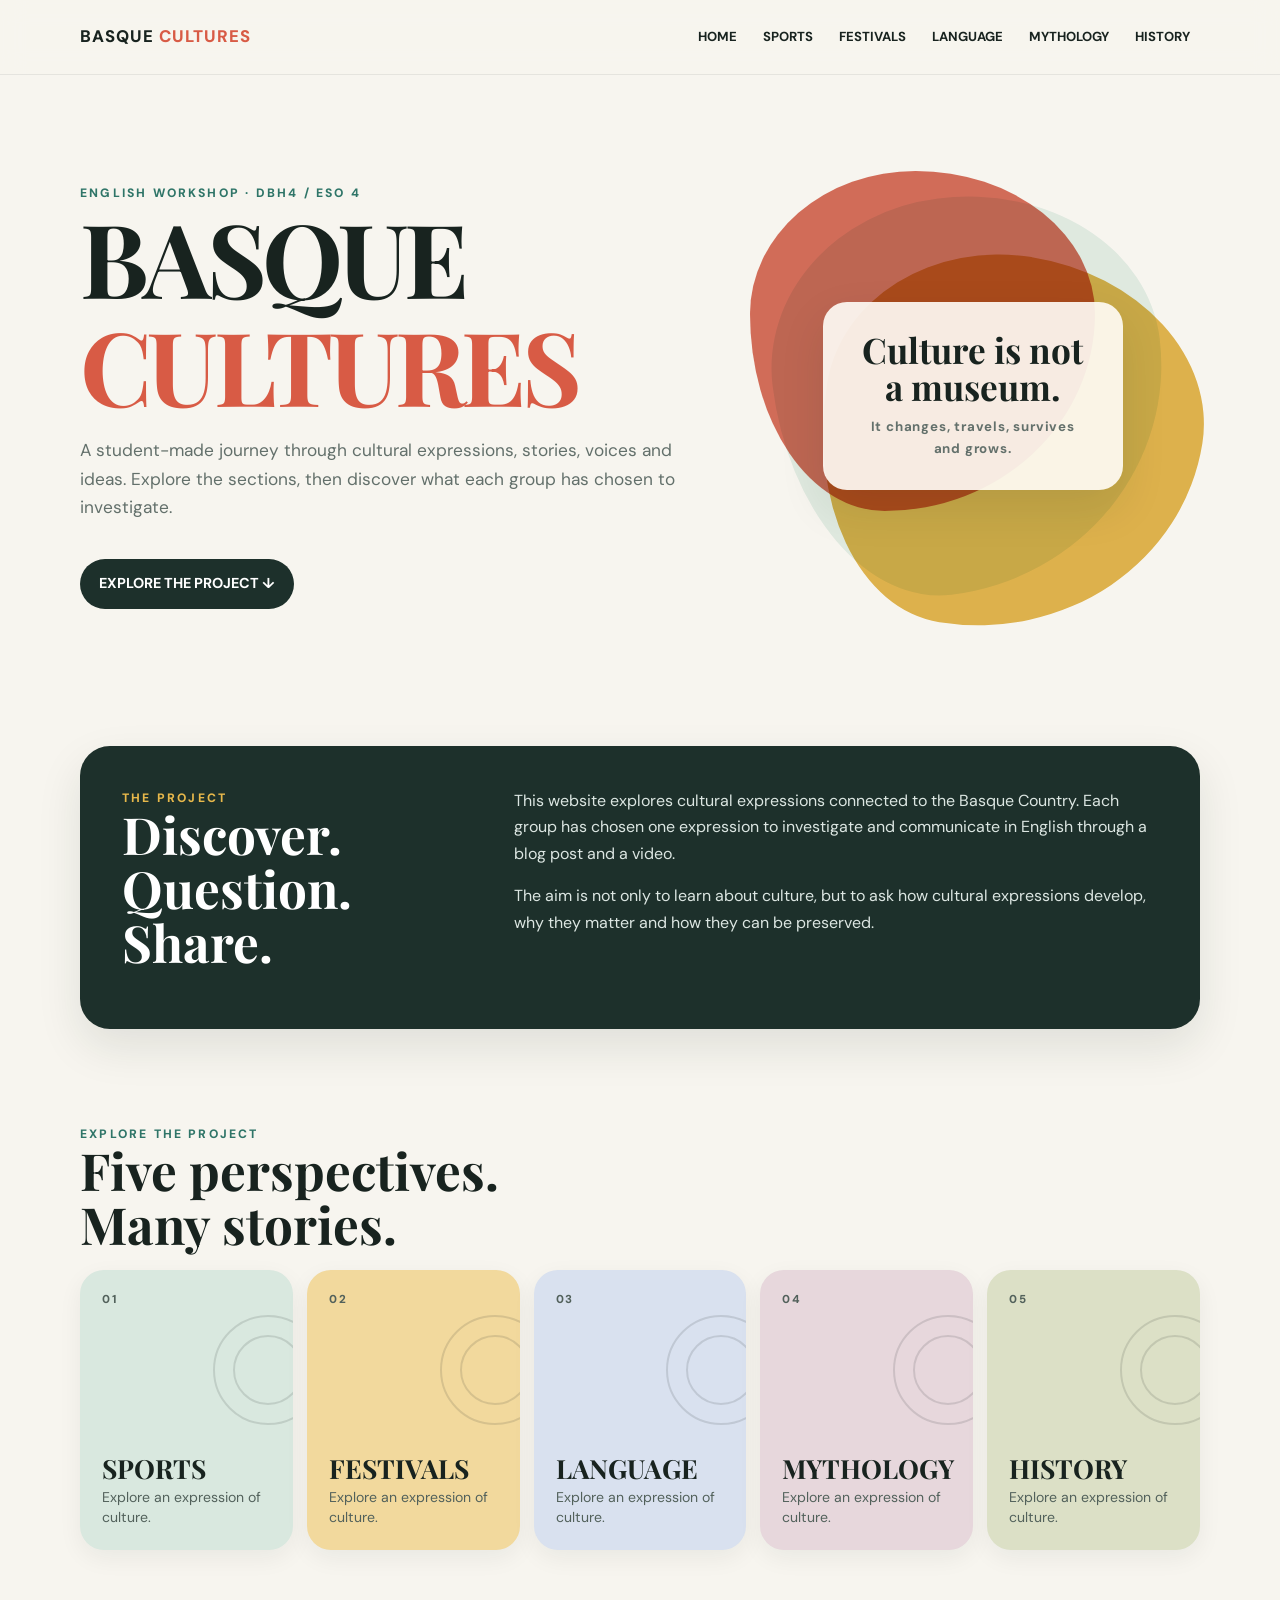
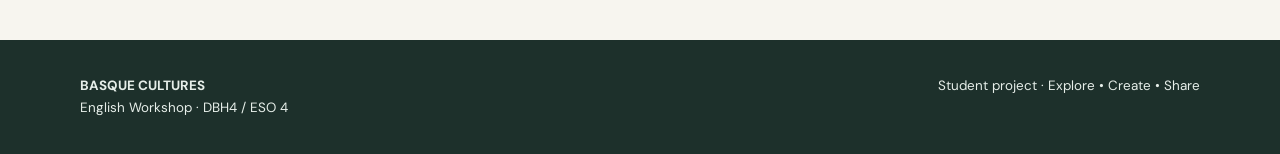
<file: index.html>
<!doctype html>
<html lang="en"><head><meta charset="utf-8"><meta name="viewport" content="width=device-width,initial-scale=1">
<title>Basque Cultures · English Workshop</title><link rel="stylesheet" href="css/style.css"></head><body>

<nav class="nav"><div class="container nav-inner">
<a class="logo" href="index.html">BASQUE <span>CULTURES</span></a>
<div class="nav-links">
<a href="index.html">HOME</a><a href="sports.html">SPORTS</a><a href="festivals.html">FESTIVALS</a><a href="language.html">LANGUAGE</a><a href="mythology.html">MYTHOLOGY</a><a href="history.html">HISTORY</a>
</div></div></nav>

<main>
<section class="hero"><div class="container hero-grid">
<div><div class="eyebrow">English Workshop · DBH4 / ESO 4</div>
<h1>BASQUE<br><span style="color:var(--accent)">CULTURES</span></h1>
<p>A student-made journey through cultural expressions, stories, voices and ideas. Explore the sections, then discover what each group has chosen to investigate.</p>
<a class="cta" href="#explore">EXPLORE THE PROJECT ↓</a></div>
<div class="hero-art"><div class="blob one"></div><div class="blob two"></div><div class="blob three"></div>
<div class="art-text"><div><strong>Culture is not a museum.</strong><small>It changes, travels, survives and grows.</small></div></div></div>
</div></section>
<section class="intro"><div class="container"><div class="intro-box">
<div><div class="eyebrow" style="color:#e7b84b">THE PROJECT</div><h2>Discover.<br>Question.<br>Share.</h2></div>
<div><p>This website explores cultural expressions connected to the Basque Country. Each group has chosen one expression to investigate and communicate in English through a blog post and a video.</p><p style="margin-top:16px">The aim is not only to learn about culture, but to ask how cultural expressions develop, why they matter and how they can be preserved.</p></div>
</div></div></section>
<section class="sections" id="explore"><div class="container">
<div class="eyebrow">EXPLORE THE PROJECT</div><h2>Five perspectives.<br>Many stories.</h2>
<div class="section-grid">
<a class="card" href="sports.html"><span class="num">01</span><div class="motif"></div><h3>SPORTS</h3><p>Explore an expression of culture.</p></a><a class="card" href="festivals.html"><span class="num">02</span><div class="motif"></div><h3>FESTIVALS</h3><p>Explore an expression of culture.</p></a><a class="card" href="language.html"><span class="num">03</span><div class="motif"></div><h3>LANGUAGE</h3><p>Explore an expression of culture.</p></a><a class="card" href="mythology.html"><span class="num">04</span><div class="motif"></div><h3>MYTHOLOGY</h3><p>Explore an expression of culture.</p></a><a class="card" href="history.html"><span class="num">05</span><div class="motif"></div><h3>HISTORY</h3><p>Explore an expression of culture.</p></a>
</div></div></section>
</main>
<footer class="footer"><div class="container footer-inner">
<div><strong>BASQUE CULTURES</strong><br>English Workshop · DBH4 / ESO 4</div>
<div>Student project · Explore • Create • Share</div>
</div></footer>
</body></html>
</file>
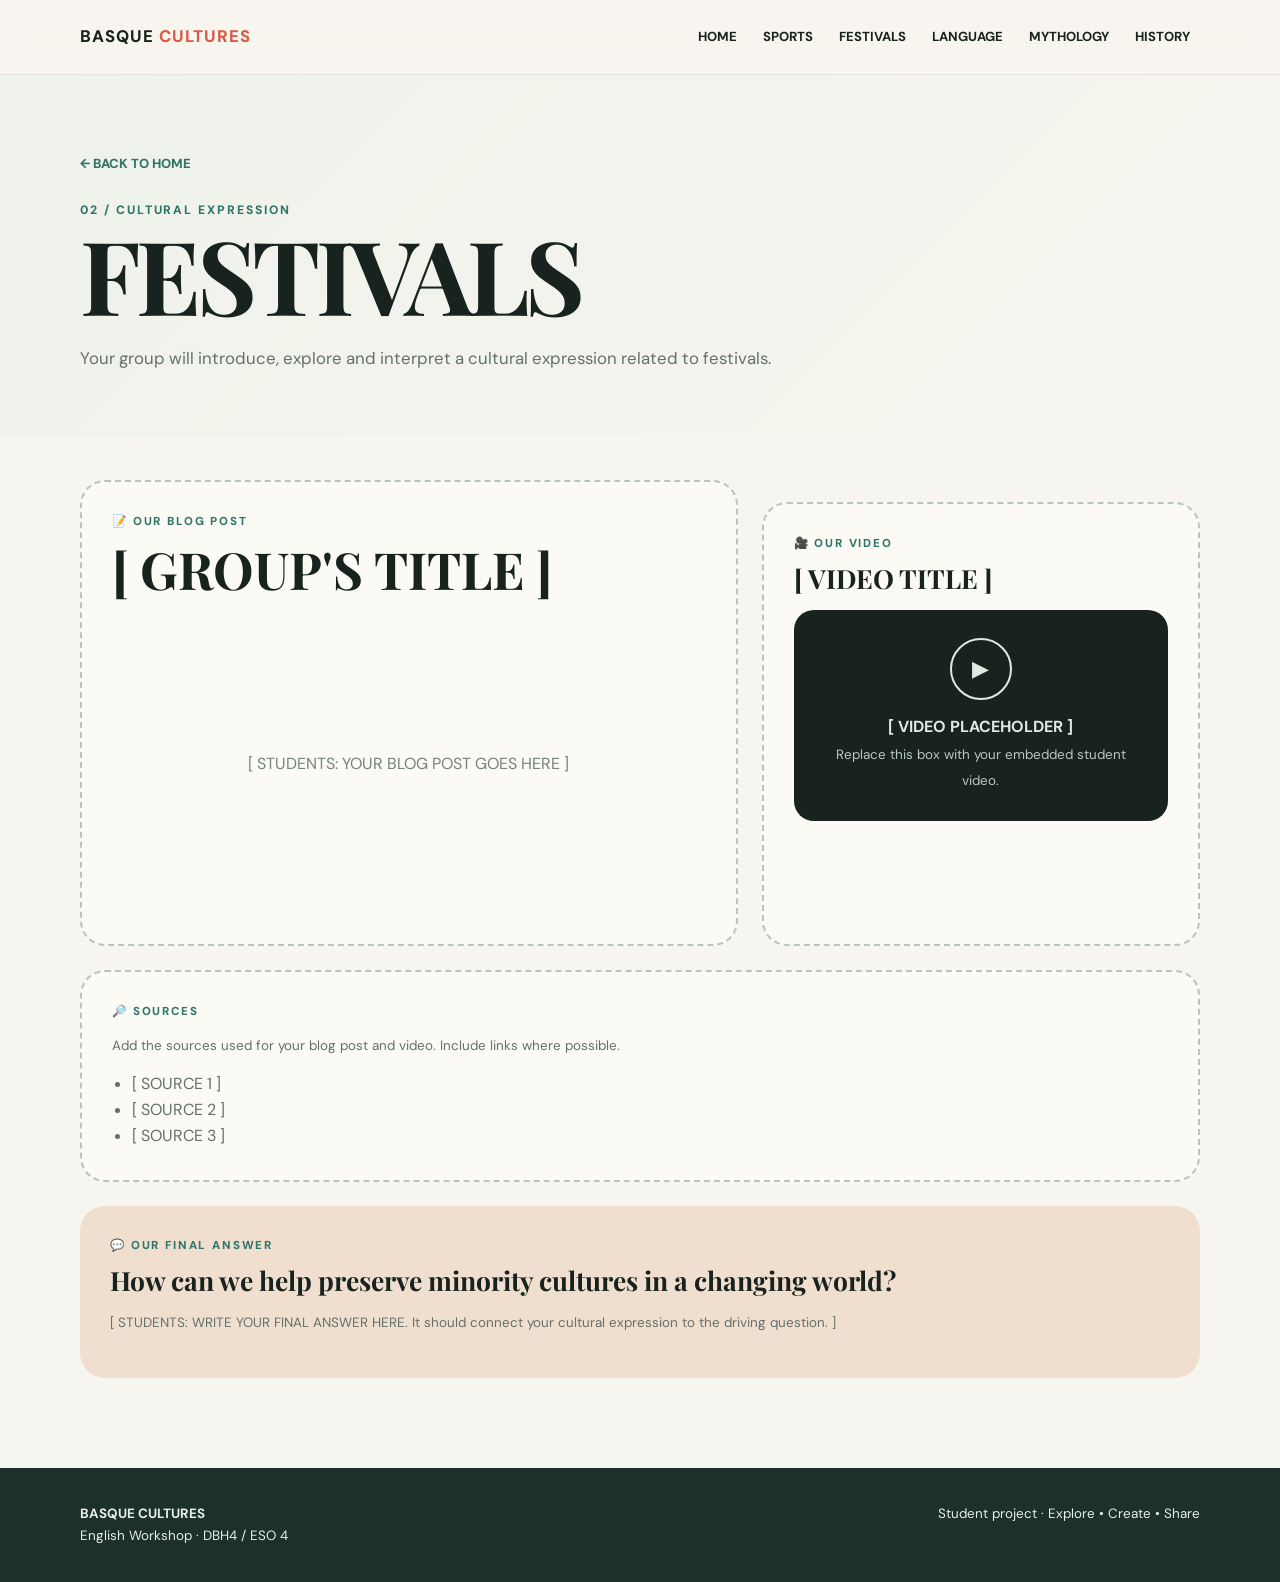
<file: festivals.html>
<!doctype html>
<html lang="en"><head><meta charset="utf-8"><meta name="viewport" content="width=device-width,initial-scale=1">
<title>FESTIVALS · Basque Cultures</title><link rel="stylesheet" href="css/style.css"></head><body>

<nav class="nav"><div class="container nav-inner">
<a class="logo" href="index.html">BASQUE <span>CULTURES</span></a>
<div class="nav-links">
<a href="index.html">HOME</a><a href="sports.html">SPORTS</a><a href="festivals.html">FESTIVALS</a><a href="language.html">LANGUAGE</a><a href="mythology.html">MYTHOLOGY</a><a href="history.html">HISTORY</a>
</div></div></nav>

<main>
<section class="page-head"><div class="container">
<a class="back" href="index.html">← BACK TO HOME</a>
<div class="kicker">02 / CULTURAL EXPRESSION</div><h1>FESTIVALS</h1><p>Your group will introduce, explore and interpret a cultural expression related to festivals.</p>
</div></section>
<section class="work"><div class="container">
<div class="blog-layout">
<div class="placeholder">
<div class="label">📝 Our Blog Post</div>
<h2>[ GROUP'S TITLE ]</h2>
<div class="article-skeleton">[ STUDENTS: YOUR BLOG POST GOES HERE ]</div>
</div>
<div class="placeholder">
<div class="label">🎥 Our Video</div>
<h3>[ VIDEO TITLE ]</h3>
<div class="video-box"><div><div class="play">▶</div><strong>[ VIDEO PLACEHOLDER ]</strong><br><span class="small-note" style="color:#b9c8c2">Replace this box with your embedded student video.</span></div></div>
</div>
</div>
<div class="placeholder" style="margin-top:24px">
<div class="label">🔎 Sources</div>
<p class="small-note">Add the sources used for your blog post and video. Include links where possible.</p>
<ul class="source-list"><li>[ SOURCE 1 ]</li><li>[ SOURCE 2 ]</li><li>[ SOURCE 3 ]</li></ul>
</div>
<div class="placeholder answer" style="margin-top:24px">
<div class="label">💬 Our Final Answer</div>
<h3>How can we help preserve minority cultures in a changing world?</h3>
<p class="small-note">[ STUDENTS: WRITE YOUR FINAL ANSWER HERE. It should connect your cultural expression to the driving question. ]</p>
</div>
</div></section>
</main>
<footer class="footer"><div class="container footer-inner">
<div><strong>BASQUE CULTURES</strong><br>English Workshop · DBH4 / ESO 4</div>
<div>Student project · Explore • Create • Share</div>
</div></footer>
</body></html>
</file>
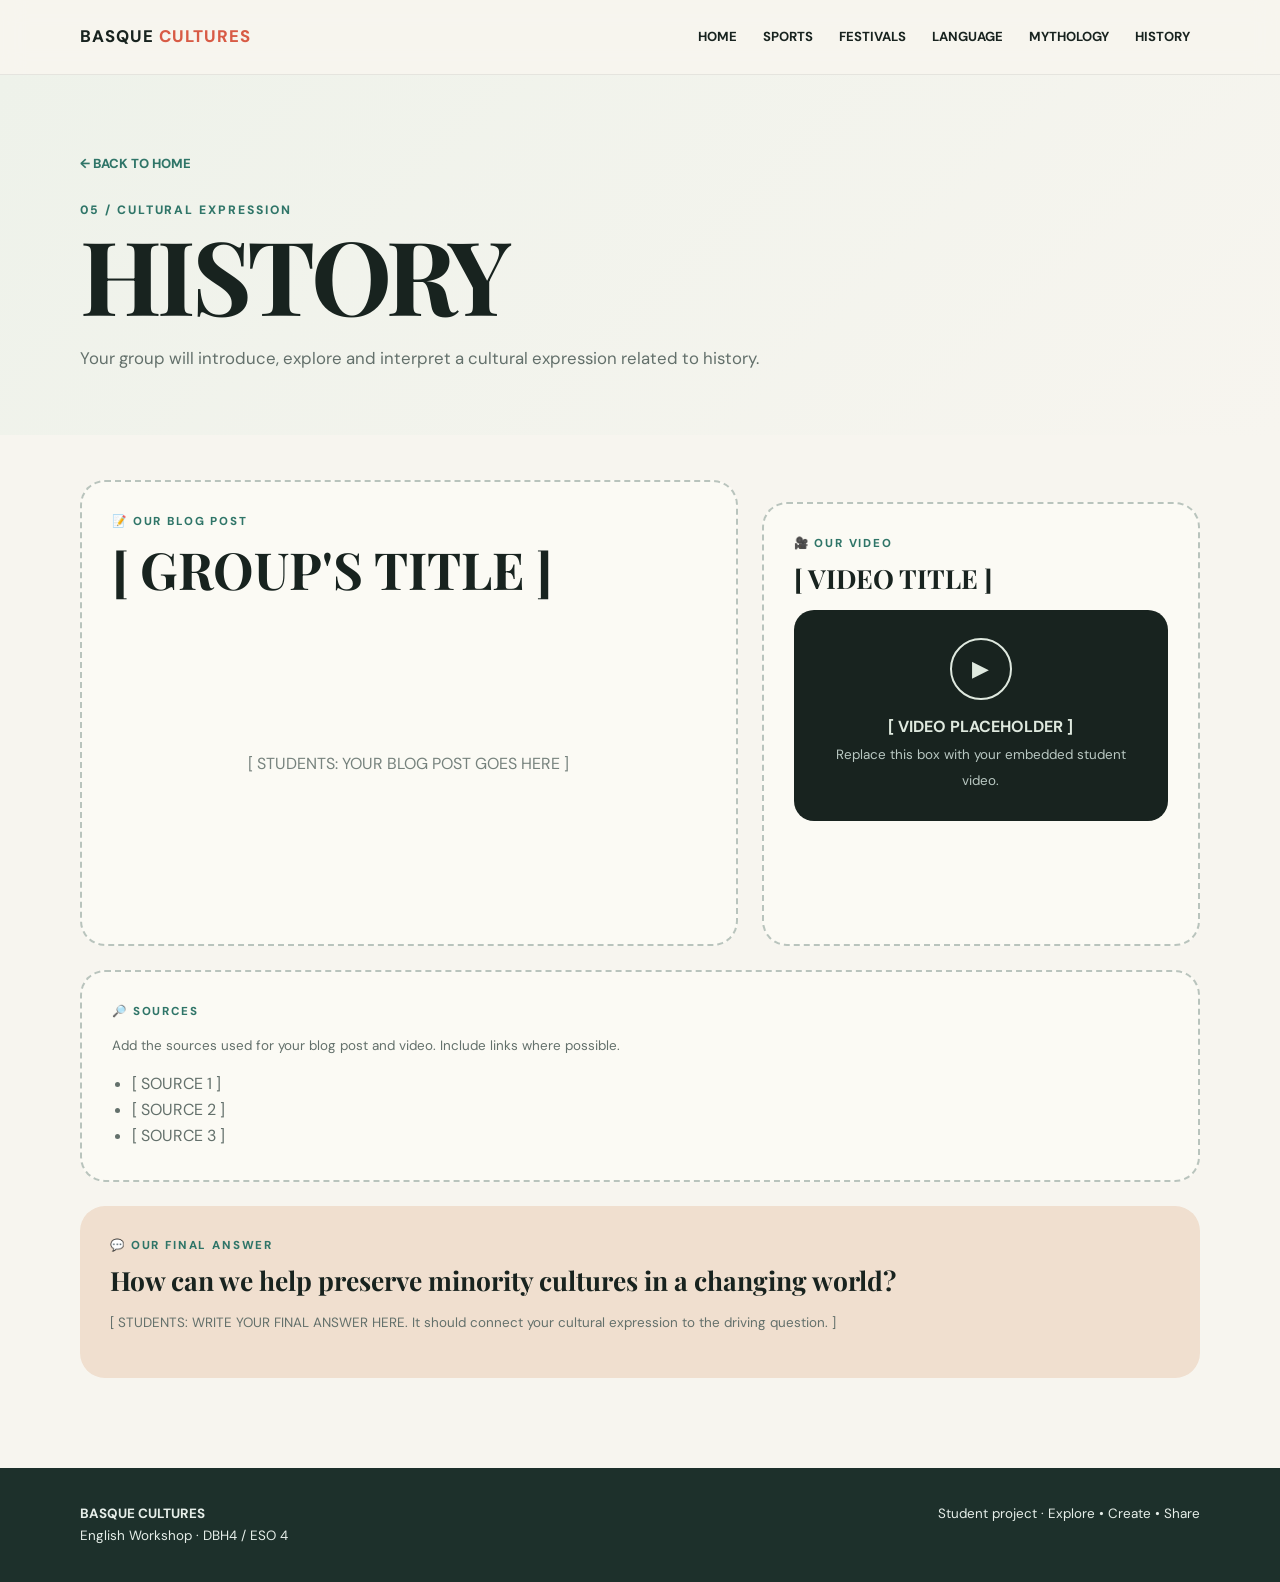
<file: history.html>
<!doctype html>
<html lang="en"><head><meta charset="utf-8"><meta name="viewport" content="width=device-width,initial-scale=1">
<title>HISTORY · Basque Cultures</title><link rel="stylesheet" href="css/style.css"></head><body>

<nav class="nav"><div class="container nav-inner">
<a class="logo" href="index.html">BASQUE <span>CULTURES</span></a>
<div class="nav-links">
<a href="index.html">HOME</a><a href="sports.html">SPORTS</a><a href="festivals.html">FESTIVALS</a><a href="language.html">LANGUAGE</a><a href="mythology.html">MYTHOLOGY</a><a href="history.html">HISTORY</a>
</div></div></nav>

<main>
<section class="page-head"><div class="container">
<a class="back" href="index.html">← BACK TO HOME</a>
<div class="kicker">05 / CULTURAL EXPRESSION</div><h1>HISTORY</h1><p>Your group will introduce, explore and interpret a cultural expression related to history.</p>
</div></section>
<section class="work"><div class="container">
<div class="blog-layout">
<div class="placeholder">
<div class="label">📝 Our Blog Post</div>
<h2>[ GROUP'S TITLE ]</h2>
<div class="article-skeleton">[ STUDENTS: YOUR BLOG POST GOES HERE ]</div>
</div>
<div class="placeholder">
<div class="label">🎥 Our Video</div>
<h3>[ VIDEO TITLE ]</h3>
<div class="video-box"><div><div class="play">▶</div><strong>[ VIDEO PLACEHOLDER ]</strong><br><span class="small-note" style="color:#b9c8c2">Replace this box with your embedded student video.</span></div></div>
</div>
</div>
<div class="placeholder" style="margin-top:24px">
<div class="label">🔎 Sources</div>
<p class="small-note">Add the sources used for your blog post and video. Include links where possible.</p>
<ul class="source-list"><li>[ SOURCE 1 ]</li><li>[ SOURCE 2 ]</li><li>[ SOURCE 3 ]</li></ul>
</div>
<div class="placeholder answer" style="margin-top:24px">
<div class="label">💬 Our Final Answer</div>
<h3>How can we help preserve minority cultures in a changing world?</h3>
<p class="small-note">[ STUDENTS: WRITE YOUR FINAL ANSWER HERE. It should connect your cultural expression to the driving question. ]</p>
</div>
</div></section>
</main>
<footer class="footer"><div class="container footer-inner">
<div><strong>BASQUE CULTURES</strong><br>English Workshop · DBH4 / ESO 4</div>
<div>Student project · Explore • Create • Share</div>
</div></footer>
</body></html>
</file>
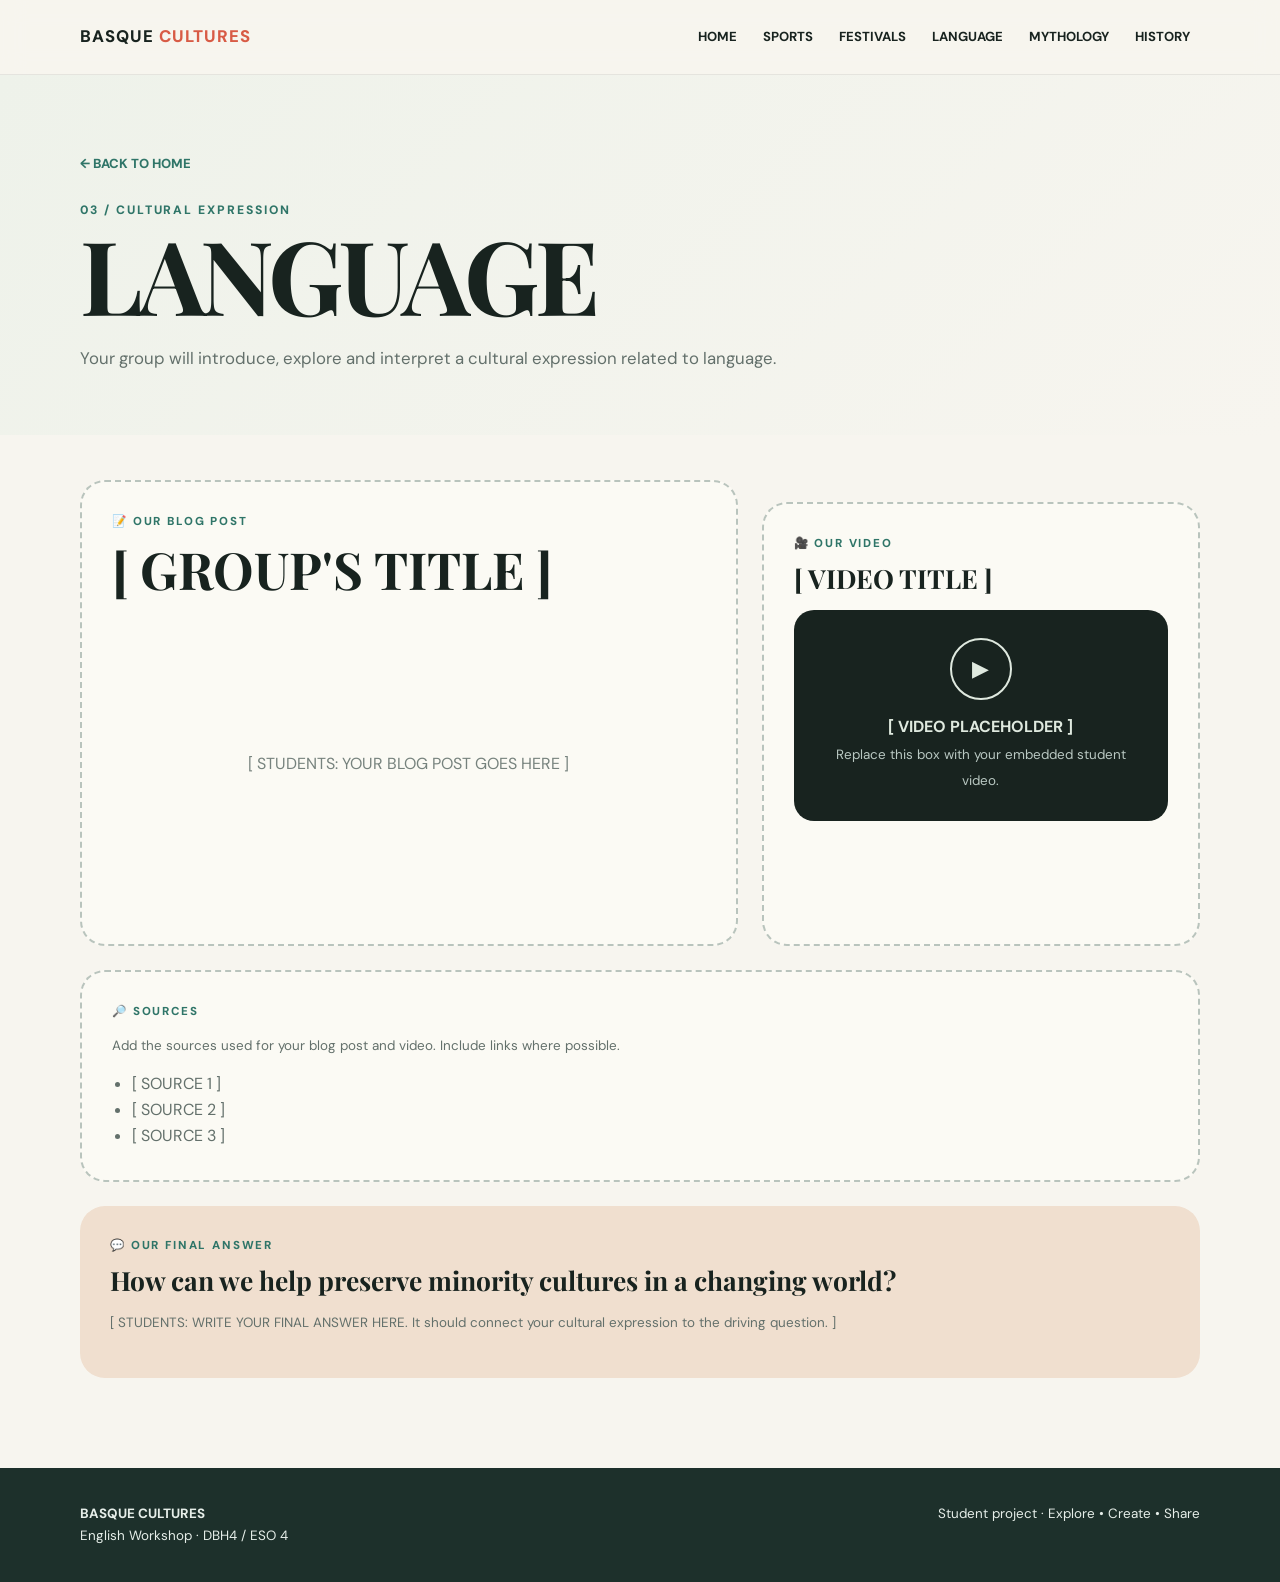
<file: language.html>
<!doctype html>
<html lang="en"><head><meta charset="utf-8"><meta name="viewport" content="width=device-width,initial-scale=1">
<title>LANGUAGE · Basque Cultures</title><link rel="stylesheet" href="css/style.css"></head><body>

<nav class="nav"><div class="container nav-inner">
<a class="logo" href="index.html">BASQUE <span>CULTURES</span></a>
<div class="nav-links">
<a href="index.html">HOME</a><a href="sports.html">SPORTS</a><a href="festivals.html">FESTIVALS</a><a href="language.html">LANGUAGE</a><a href="mythology.html">MYTHOLOGY</a><a href="history.html">HISTORY</a>
</div></div></nav>

<main>
<section class="page-head"><div class="container">
<a class="back" href="index.html">← BACK TO HOME</a>
<div class="kicker">03 / CULTURAL EXPRESSION</div><h1>LANGUAGE</h1><p>Your group will introduce, explore and interpret a cultural expression related to language.</p>
</div></section>
<section class="work"><div class="container">
<div class="blog-layout">
<div class="placeholder">
<div class="label">📝 Our Blog Post</div>
<h2>[ GROUP'S TITLE ]</h2>
<div class="article-skeleton">[ STUDENTS: YOUR BLOG POST GOES HERE ]</div>
</div>
<div class="placeholder">
<div class="label">🎥 Our Video</div>
<h3>[ VIDEO TITLE ]</h3>
<div class="video-box"><div><div class="play">▶</div><strong>[ VIDEO PLACEHOLDER ]</strong><br><span class="small-note" style="color:#b9c8c2">Replace this box with your embedded student video.</span></div></div>
</div>
</div>
<div class="placeholder" style="margin-top:24px">
<div class="label">🔎 Sources</div>
<p class="small-note">Add the sources used for your blog post and video. Include links where possible.</p>
<ul class="source-list"><li>[ SOURCE 1 ]</li><li>[ SOURCE 2 ]</li><li>[ SOURCE 3 ]</li></ul>
</div>
<div class="placeholder answer" style="margin-top:24px">
<div class="label">💬 Our Final Answer</div>
<h3>How can we help preserve minority cultures in a changing world?</h3>
<p class="small-note">[ STUDENTS: WRITE YOUR FINAL ANSWER HERE. It should connect your cultural expression to the driving question. ]</p>
</div>
</div></section>
</main>
<footer class="footer"><div class="container footer-inner">
<div><strong>BASQUE CULTURES</strong><br>English Workshop · DBH4 / ESO 4</div>
<div>Student project · Explore • Create • Share</div>
</div></footer>
</body></html>
</file>
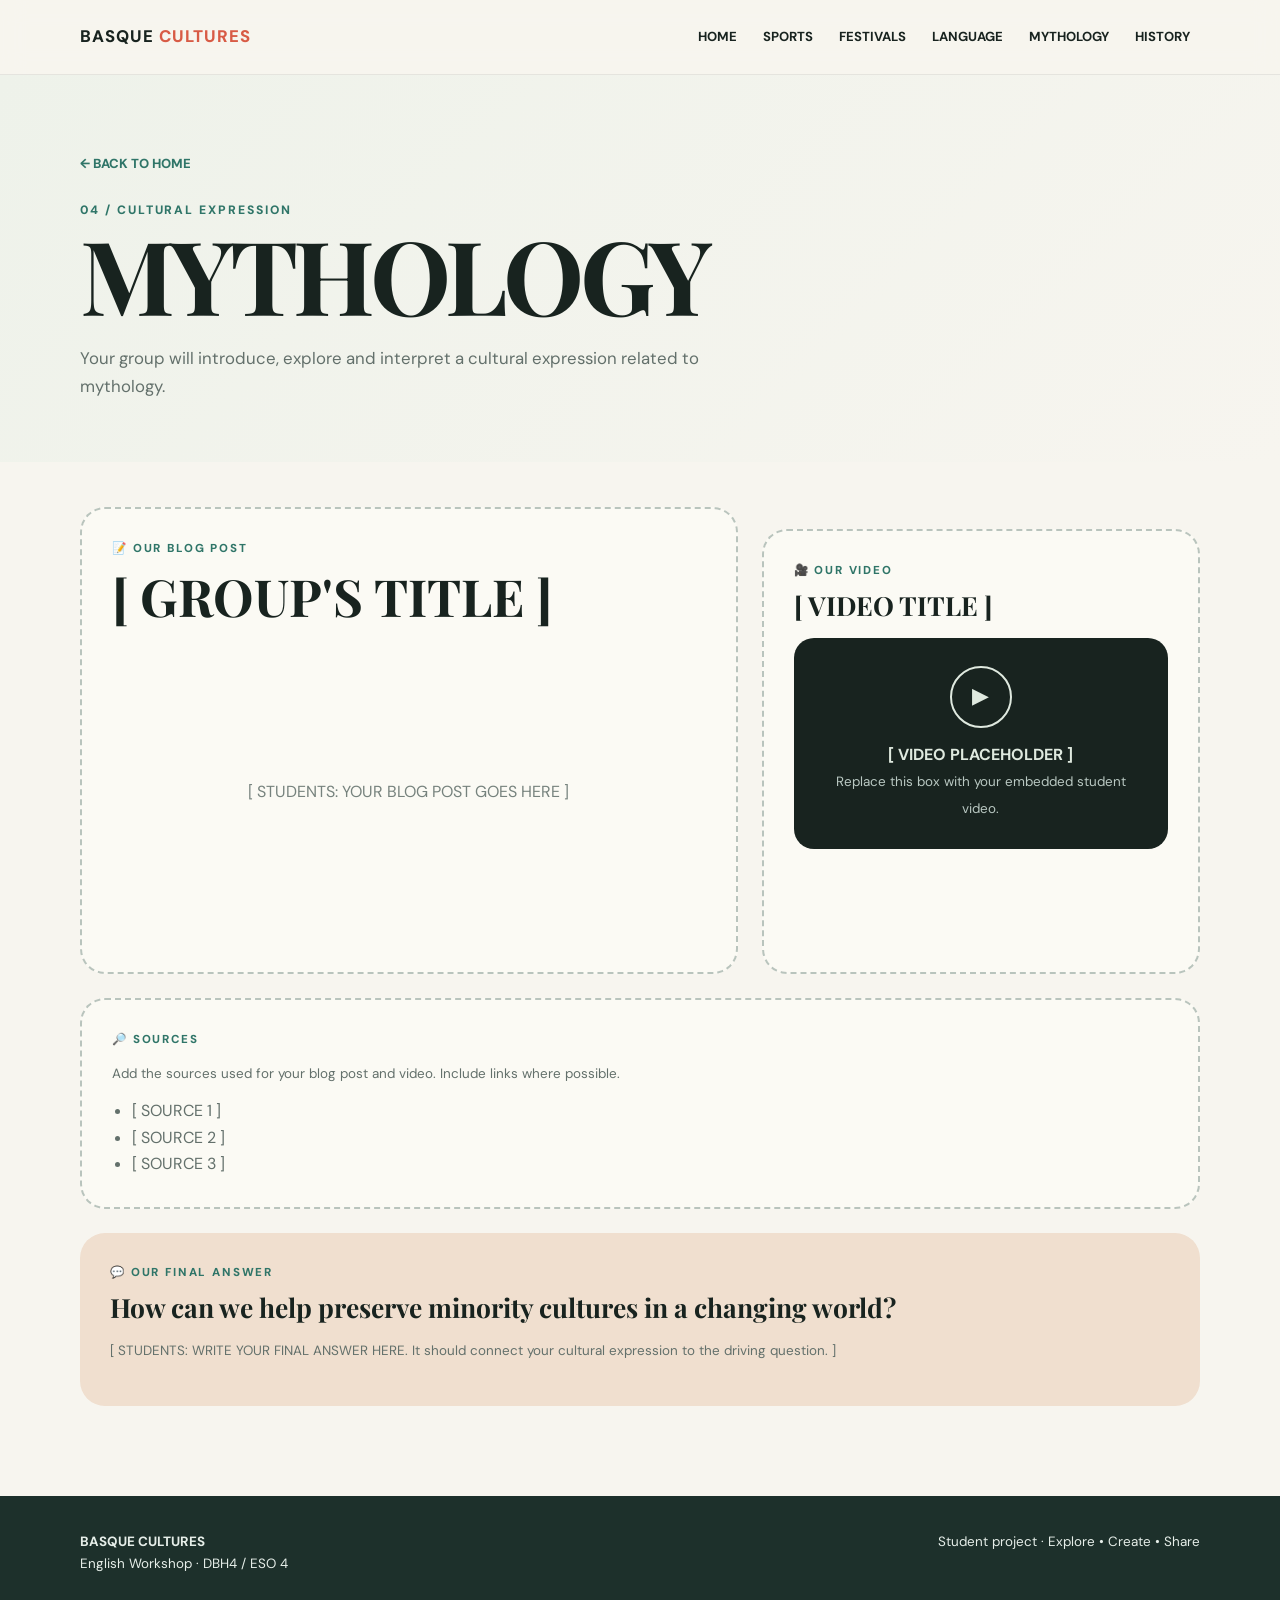
<file: mythology.html>
<!doctype html>
<html lang="en"><head><meta charset="utf-8"><meta name="viewport" content="width=device-width,initial-scale=1">
<title>MYTHOLOGY · Basque Cultures</title><link rel="stylesheet" href="css/style.css"></head><body>

<nav class="nav"><div class="container nav-inner">
<a class="logo" href="index.html">BASQUE <span>CULTURES</span></a>
<div class="nav-links">
<a href="index.html">HOME</a><a href="sports.html">SPORTS</a><a href="festivals.html">FESTIVALS</a><a href="language.html">LANGUAGE</a><a href="mythology.html">MYTHOLOGY</a><a href="history.html">HISTORY</a>
</div></div></nav>

<main>
<section class="page-head"><div class="container">
<a class="back" href="index.html">← BACK TO HOME</a>
<div class="kicker">04 / CULTURAL EXPRESSION</div><h1>MYTHOLOGY</h1><p>Your group will introduce, explore and interpret a cultural expression related to mythology.</p>
</div></section>
<section class="work"><div class="container">
<div class="blog-layout">
<div class="placeholder">
<div class="label">📝 Our Blog Post</div>
<h2>[ GROUP'S TITLE ]</h2>
<div class="article-skeleton">[ STUDENTS: YOUR BLOG POST GOES HERE ]</div>
</div>
<div class="placeholder">
<div class="label">🎥 Our Video</div>
<h3>[ VIDEO TITLE ]</h3>
<div class="video-box"><div><div class="play">▶</div><strong>[ VIDEO PLACEHOLDER ]</strong><br><span class="small-note" style="color:#b9c8c2">Replace this box with your embedded student video.</span></div></div>
</div>
</div>
<div class="placeholder" style="margin-top:24px">
<div class="label">🔎 Sources</div>
<p class="small-note">Add the sources used for your blog post and video. Include links where possible.</p>
<ul class="source-list"><li>[ SOURCE 1 ]</li><li>[ SOURCE 2 ]</li><li>[ SOURCE 3 ]</li></ul>
</div>
<div class="placeholder answer" style="margin-top:24px">
<div class="label">💬 Our Final Answer</div>
<h3>How can we help preserve minority cultures in a changing world?</h3>
<p class="small-note">[ STUDENTS: WRITE YOUR FINAL ANSWER HERE. It should connect your cultural expression to the driving question. ]</p>
</div>
</div></section>
</main>
<footer class="footer"><div class="container footer-inner">
<div><strong>BASQUE CULTURES</strong><br>English Workshop · DBH4 / ESO 4</div>
<div>Student project · Explore • Create • Share</div>
</div></footer>
</body></html>
</file>
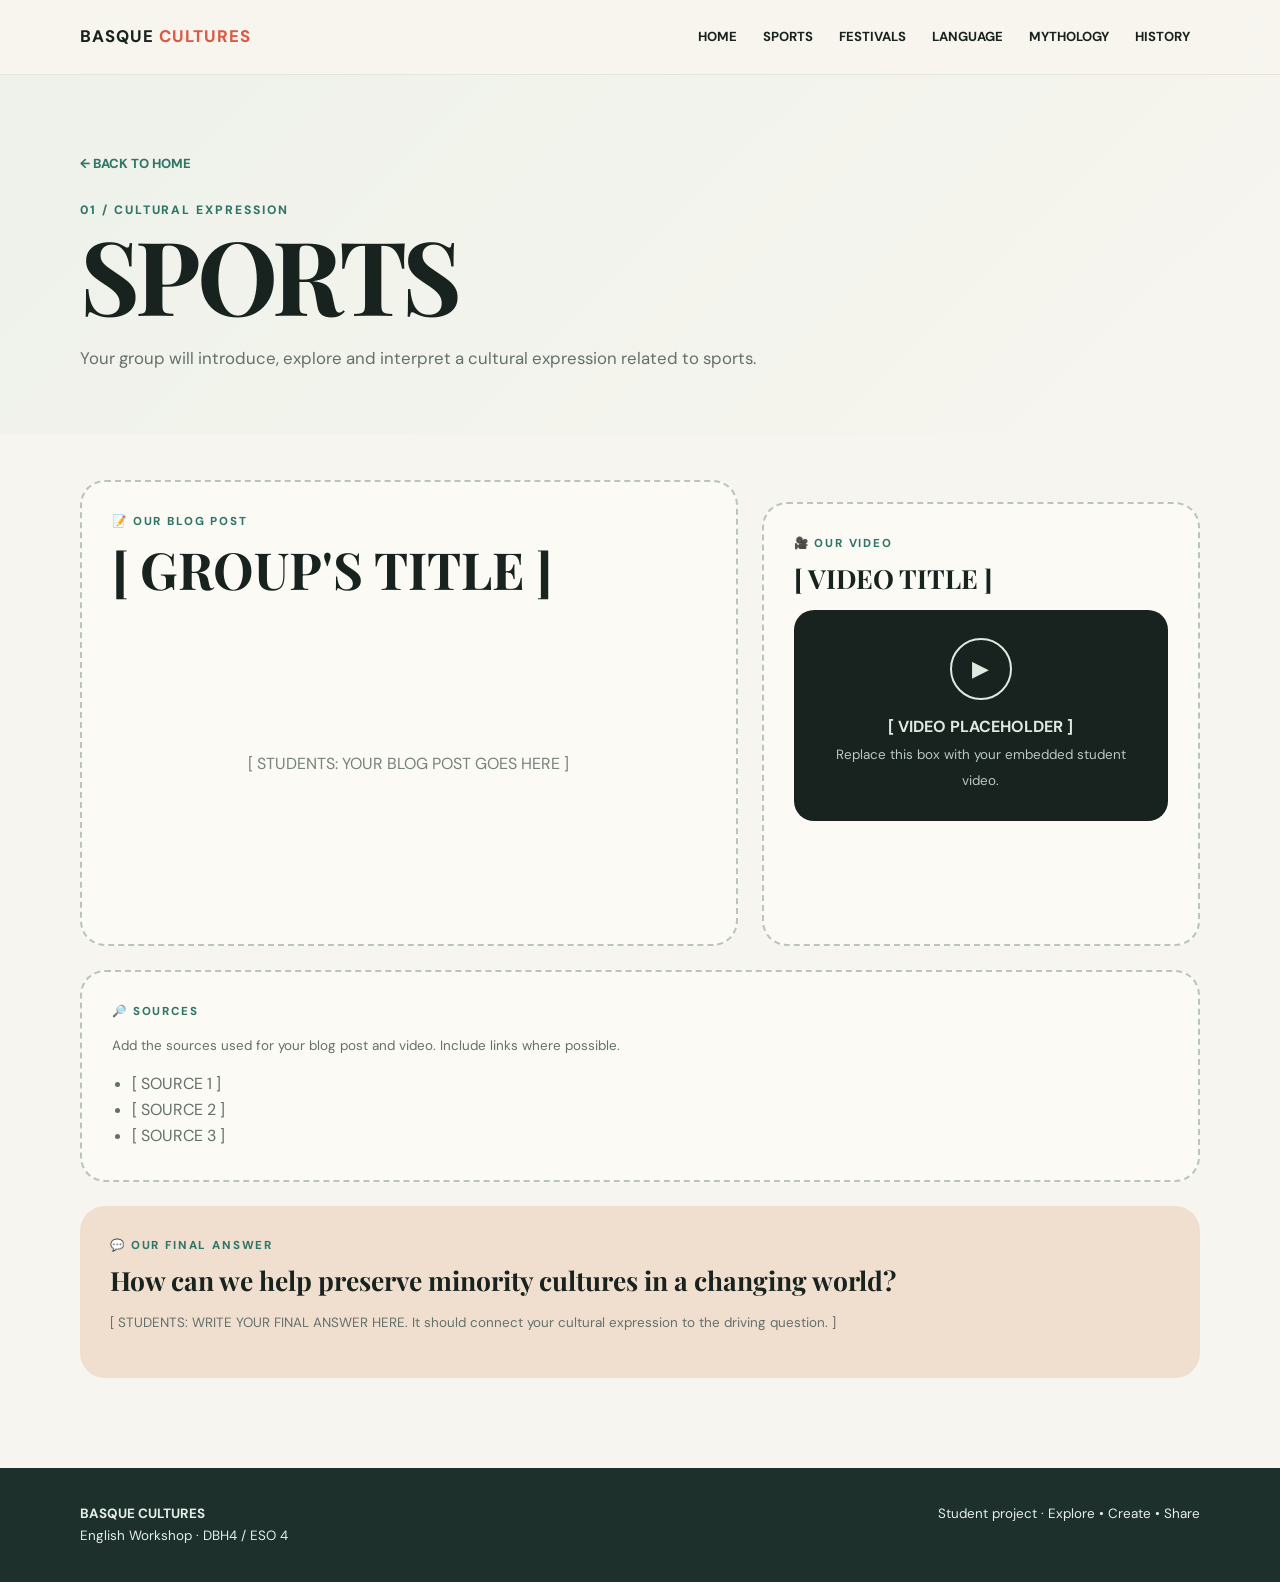
<file: sports.html>
<!doctype html>
<html lang="en"><head><meta charset="utf-8"><meta name="viewport" content="width=device-width,initial-scale=1">
<title>SPORTS · Basque Cultures</title><link rel="stylesheet" href="css/style.css"></head><body>

<nav class="nav"><div class="container nav-inner">
<a class="logo" href="index.html">BASQUE <span>CULTURES</span></a>
<div class="nav-links">
<a href="index.html">HOME</a><a href="sports.html">SPORTS</a><a href="festivals.html">FESTIVALS</a><a href="language.html">LANGUAGE</a><a href="mythology.html">MYTHOLOGY</a><a href="history.html">HISTORY</a>
</div></div></nav>

<main>
<section class="page-head"><div class="container">
<a class="back" href="index.html">← BACK TO HOME</a>
<div class="kicker">01 / CULTURAL EXPRESSION</div><h1>SPORTS</h1><p>Your group will introduce, explore and interpret a cultural expression related to sports.</p>
</div></section>
<section class="work"><div class="container">
<div class="blog-layout">
<div class="placeholder">
<div class="label">📝 Our Blog Post</div>
<h2>[ GROUP'S TITLE ]</h2>
<div class="article-skeleton">[ STUDENTS: YOUR BLOG POST GOES HERE ]</div>
</div>
<div class="placeholder">
<div class="label">🎥 Our Video</div>
<h3>[ VIDEO TITLE ]</h3>
<div class="video-box"><div><div class="play">▶</div><strong>[ VIDEO PLACEHOLDER ]</strong><br><span class="small-note" style="color:#b9c8c2">Replace this box with your embedded student video.</span></div></div>
</div>
</div>
<div class="placeholder" style="margin-top:24px">
<div class="label">🔎 Sources</div>
<p class="small-note">Add the sources used for your blog post and video. Include links where possible.</p>
<ul class="source-list"><li>[ SOURCE 1 ]</li><li>[ SOURCE 2 ]</li><li>[ SOURCE 3 ]</li></ul>
</div>
<div class="placeholder answer" style="margin-top:24px">
<div class="label">💬 Our Final Answer</div>
<h3>How can we help preserve minority cultures in a changing world?</h3>
<p class="small-note">[ STUDENTS: WRITE YOUR FINAL ANSWER HERE. It should connect your cultural expression to the driving question. ]</p>
</div>
</div></section>
</main>
<footer class="footer"><div class="container footer-inner">
<div><strong>BASQUE CULTURES</strong><br>English Workshop · DBH4 / ESO 4</div>
<div>Student project · Explore • Create • Share</div>
</div></footer>
</body></html>
</file>
<file: css/style.css>
@import url('https://fonts.googleapis.com/css2?family=DM+Sans:wght@400;500;600;700&family=Playfair+Display:wght@600;700;800&display=swap');

:root{
  --ink:#18231f;
  --muted:#63706b;
  --paper:#f7f5ef;
  --white:#fffdf8;
  --line:#dfe3dc;
  --accent:#d85b45;
  --accent2:#2f7568;
  --accent3:#e7b84b;
  --dark:#1d302b;
  --shadow:0 18px 45px rgba(24,35,31,.10);
}

*{
  box-sizing:border-box
}

html{
  scroll-behavior:smooth
}

body{
  margin:0;
  background:var(--paper);
  color:var(--ink);
  font-family:"DM Sans",sans-serif;
  line-height:1.65
}

a{
  color:inherit;
  text-decoration:none
}

.container{
  width:min(1120px,92%);
  margin:auto
}

.nav{
  position:sticky;
  top:0;
  z-index:20;
  background:rgba(247,245,239,.94);
  backdrop-filter:blur(12px);
  border-bottom:1px solid rgba(24,35,31,.08)
}

.nav-inner{
  height:74px;
  display:flex;
  align-items:center;
  justify-content:space-between;
  gap:24px
}

.logo{
  font-weight:800;
  letter-spacing:.06em;
  font-size:1.05rem
}

.logo span{
  color:var(--accent)
}

.nav-links{
  display:flex;
  gap:6px;
  align-items:center;
  flex-wrap:wrap
}

.nav-links a{
  font-size:.82rem;
  font-weight:700;
  padding:8px 10px;
  border-radius:999px
}

.nav-links a:hover{
  background:#e9eee9
}

.hero{
  padding:86px 0 70px;
  overflow:hidden;
  position:relative
}

.hero-grid{
  display:grid;
  grid-template-columns:1.15fr .85fr;
  gap:50px;
  align-items:center
}

.eyebrow{
  font-size:.76rem;
  font-weight:800;
  letter-spacing:.18em;
  text-transform:uppercase;
  color:var(--accent2)
}

h1,h2,h3{
  font-family:"Playfair Display",serif;
  line-height:1.05;
  margin:0 0 18px
}

h1{
  font-size:clamp(3.4rem,8vw,7rem);
  letter-spacing:-.045em
}

h2{
  font-size:clamp(2.1rem,4vw,3.5rem)
}

h3{
  font-size:1.65rem
}

.hero p{
  font-size:1.08rem;
  max-width:650px;
  color:var(--muted)
}

.hero-art{
  min-height:470px;
  position:relative
}

.blob{
  position:absolute;
  border-radius:48% 52% 61% 39% / 42% 42% 58% 58%;
  filter:saturate(.95)
}

.blob.one{
  inset:35px 35px 40px 30px;
  background:#dfe9df;
  transform:rotate(-7deg)
}

.blob.two{
  inset:95px 0 0 75px;
  background:#e7b84b;
  transform:rotate(9deg);
  mix-blend-mode:multiply
}

.blob.three{
  inset:10px 105px 120px 5px;
  background:#d85b45;
  opacity:.88;
  mix-blend-mode:multiply
}

.art-text{
  position:absolute;
  inset:0;
  display:flex;
  align-items:center;
  justify-content:center;
  text-align:center;
  padding:50px
}

.art-text div{
  background:rgba(255,253,248,.9);
  padding:30px 35px;
  box-shadow:var(--shadow);
  border-radius:24px;
  max-width:300px
}

.art-text strong{
  display:block;
  font-family:"Playfair Display",serif;
  font-size:2.2rem;
  line-height:1.05
}

.art-text small{
  display:block;
  margin-top:10px;
  color:var(--muted);
  font-weight:700;
  letter-spacing:.06em
}

.cta{
  display:inline-flex;
  margin-top:20px;
  background:var(--dark);
  color:white;
  padding:13px 19px;
  border-radius:999px;
  font-weight:700;
  font-size:.9rem
}

.intro{
  padding:45px 0 75px
}

.intro-box{
  background:var(--dark);
  color:#fff;
  padding:42px;
  border-radius:30px;
  display:grid;
  grid-template-columns:.7fr 1.3fr;
  gap:45px;
  box-shadow:var(--shadow)
}

.intro-box p{
  color:#dce6e2;
  margin:0
}

.sections{
  padding:20px 0 90px
}

.section-grid{
  display:grid;
  grid-template-columns:repeat(5,1fr);
  gap:14px
}

.card{
  min-height:280px;
  padding:22px;
  display:flex;
  flex-direction:column;
  justify-content:flex-end;
  border-radius:24px;
  position:relative;
  overflow:hidden;
  transition:.25s;
  box-shadow:0 8px 25px rgba(24,35,31,.06)
}

.card:hover{
  transform:translateY(-6px);
  box-shadow:var(--shadow)
}

.card:nth-child(1){
  background:#d9e8df
}

.card:nth-child(2){
  background:#f2d99d
}

.card:nth-child(3){
  background:#d9e1ef
}

.card:nth-child(4){
  background:#e7d7dc
}

.card:nth-child(5){
  background:#dce0c6
}

.card .num{
  font-size:.72rem;
  font-weight:800;
  letter-spacing:.15em;
  color:#52615b;
  position:absolute;
  top:20px
}

.card h3{
  font-size:1.65rem;
  margin-bottom:6px
}

.card p{
  margin:0;
  color:#52615b;
  font-size:.88rem;
  line-height:1.4
}

.motif{
  position:absolute;
  width:110px;
  height:110px;
  border:2px solid rgba(24,35,31,.13);
  border-radius:50%;
  top:45px;
  right:-30px
}

.motif:after{
  content:"";
  position:absolute;
  inset:18px;
  border:2px solid rgba(24,35,31,.13);
  border-radius:50%
}

.footer{
  background:var(--dark);
  color:#e6eee9;
  padding:35px 0
}

.footer-inner{
  display:flex;
  justify-content:space-between;
  gap:25px;
  flex-wrap:wrap;
  font-size:.84rem
}

.page-head{
  padding:75px 0 45px;
  background:linear-gradient(135deg,#eef2ea,#f7f5ef)
}

.page-head .kicker{
  color:var(--accent2);
  font-weight:800;
  letter-spacing:.16em;
  text-transform:uppercase;
  font-size:.76rem
}

.page-head p{
  max-width:700px;
  color:var(--muted);
  font-size:1.05rem
}

.work{
  padding:45px 0 90px
}

.placeholder{
  border:2px dashed #b9c4bd;
  background:rgba(255,253,248,.55);
  border-radius:25px;
  padding:30px
}

.placeholder + .placeholder{
  margin-top:22px
}

.label{
  font-size:.72rem;
  font-weight:800;
  letter-spacing:.16em;
  text-transform:uppercase;
  color:var(--accent2);
  margin-bottom:12px
}

.blog-layout{
  display:grid;
  grid-template-columns:1.2fr .8fr;
  gap:24px
}

.video-box{
  aspect-ratio:16/9;
  background:#18231f;
  border-radius:20px;
  display:flex;
  align-items:center;
  justify-content:center;
  color:#dfe9df;
  text-align:center;
  padding:25px
}

.play{
  width:62px;
  height:62px;
  border:2px solid #dfe9df;
  border-radius:50%;
  display:grid;
  place-items:center;
  margin:0 auto 14px;
  font-size:1.4rem
}

.source-list{
  margin:0;
  padding-left:20px;
  color:var(--muted)
}

.answer{
  background:#f0dfcf;
  border:0
}

.small-note{
  font-size:.84rem;
  color:var(--muted)
}

.article-skeleton{
  min-height:300px;
  display:flex;
  align-items:center;
  justify-content:center;
  text-align:center;
  color:#76827d
}

.back{
  display:inline-block;
  margin-bottom:25px;
  font-size:.82rem;
  font-weight:800;
  color:var(--accent2)
}

@media(max-width:900px){

  .hero-grid,
  .intro-box,
  .blog-layout{
    grid-template-columns:1fr
  }

  .hero-art{
    min-height:390px
  }

  .section-grid{
    grid-template-columns:repeat(2,1fr)
  }

}

@media(max-width:580px){

  .nav-inner{
    height:auto;
    padding:14px 0;
    align-items:flex-start
  }

  .nav-links{
    justify-content:flex-end
  }

  .nav-links a{
    font-size:.72rem;
    padding:6px
  }

  .hero{
    padding-top:55px
  }

  .hero-art{
    min-height:320px
  }

  .section-grid{
    grid-template-columns:1fr
  }

  .intro-box{
    padding:28px
  }

  .card{
    min-height:220px
  }

}
</file>
